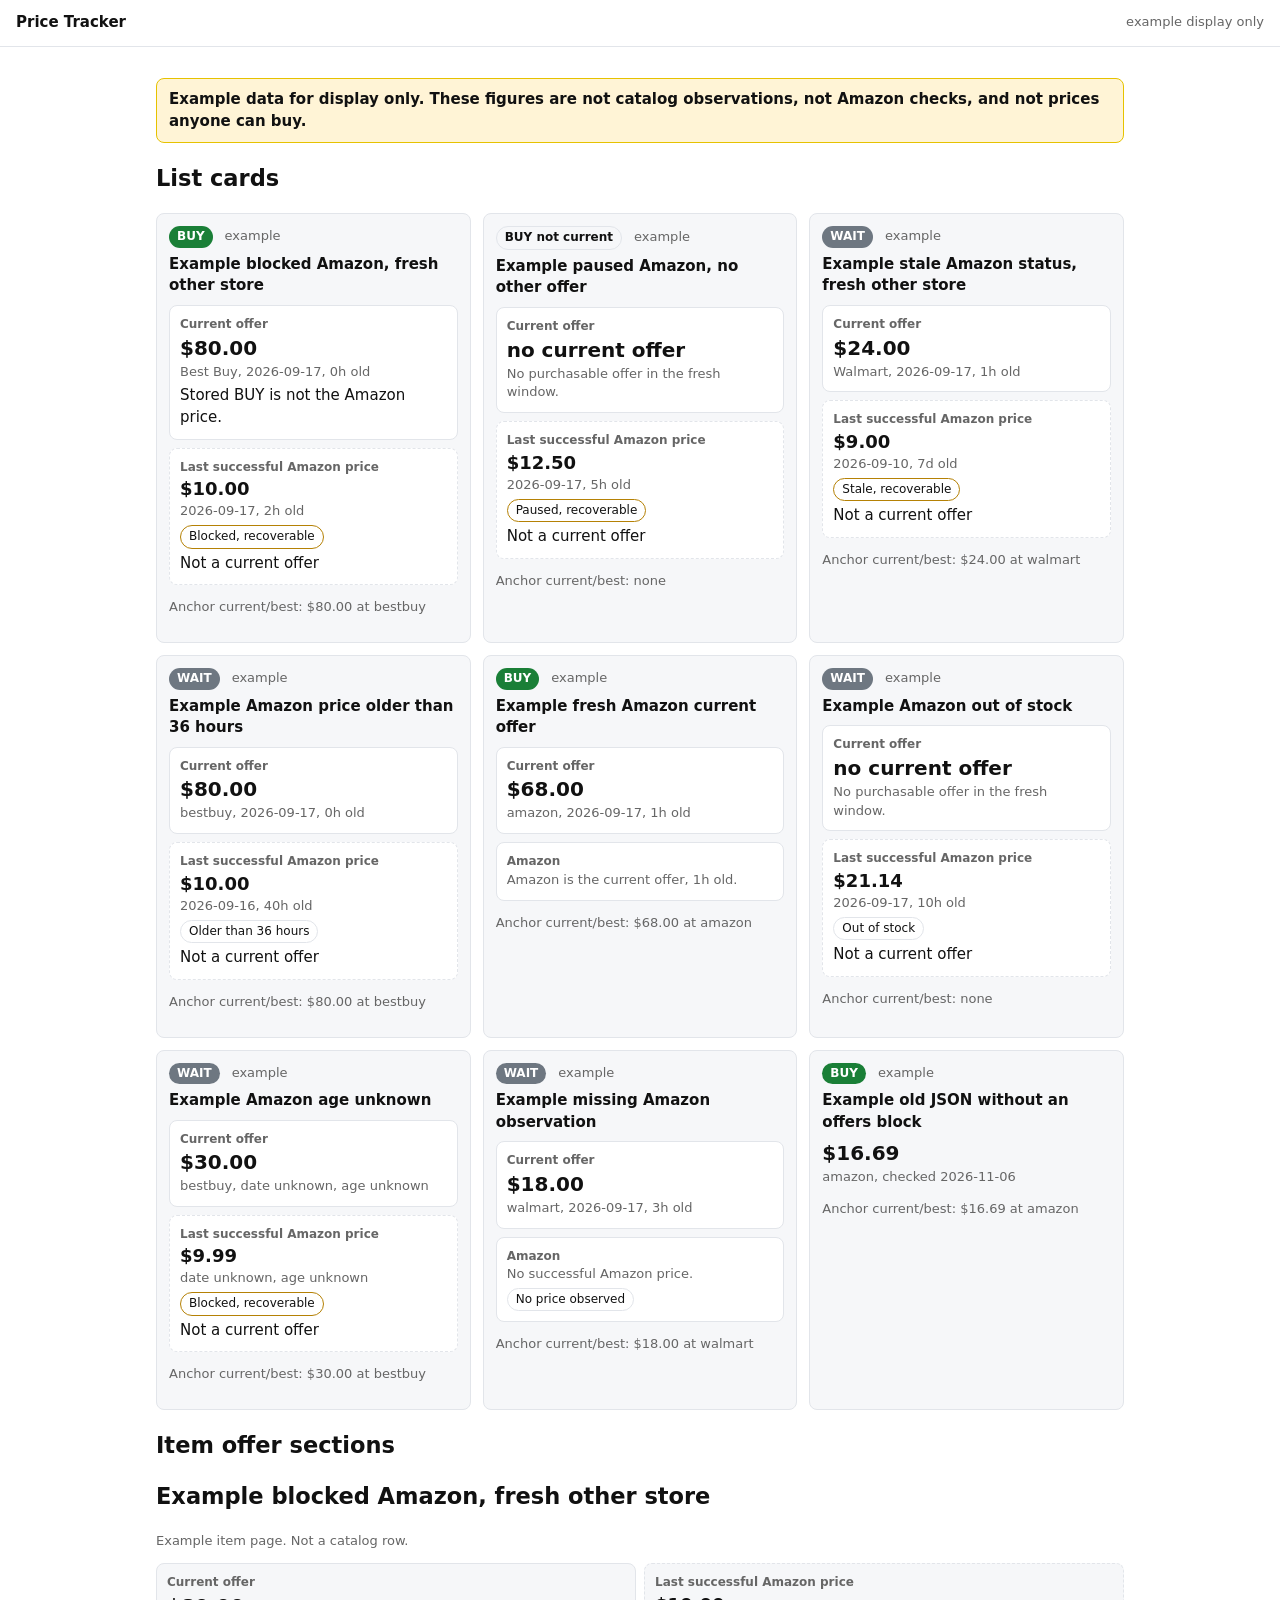
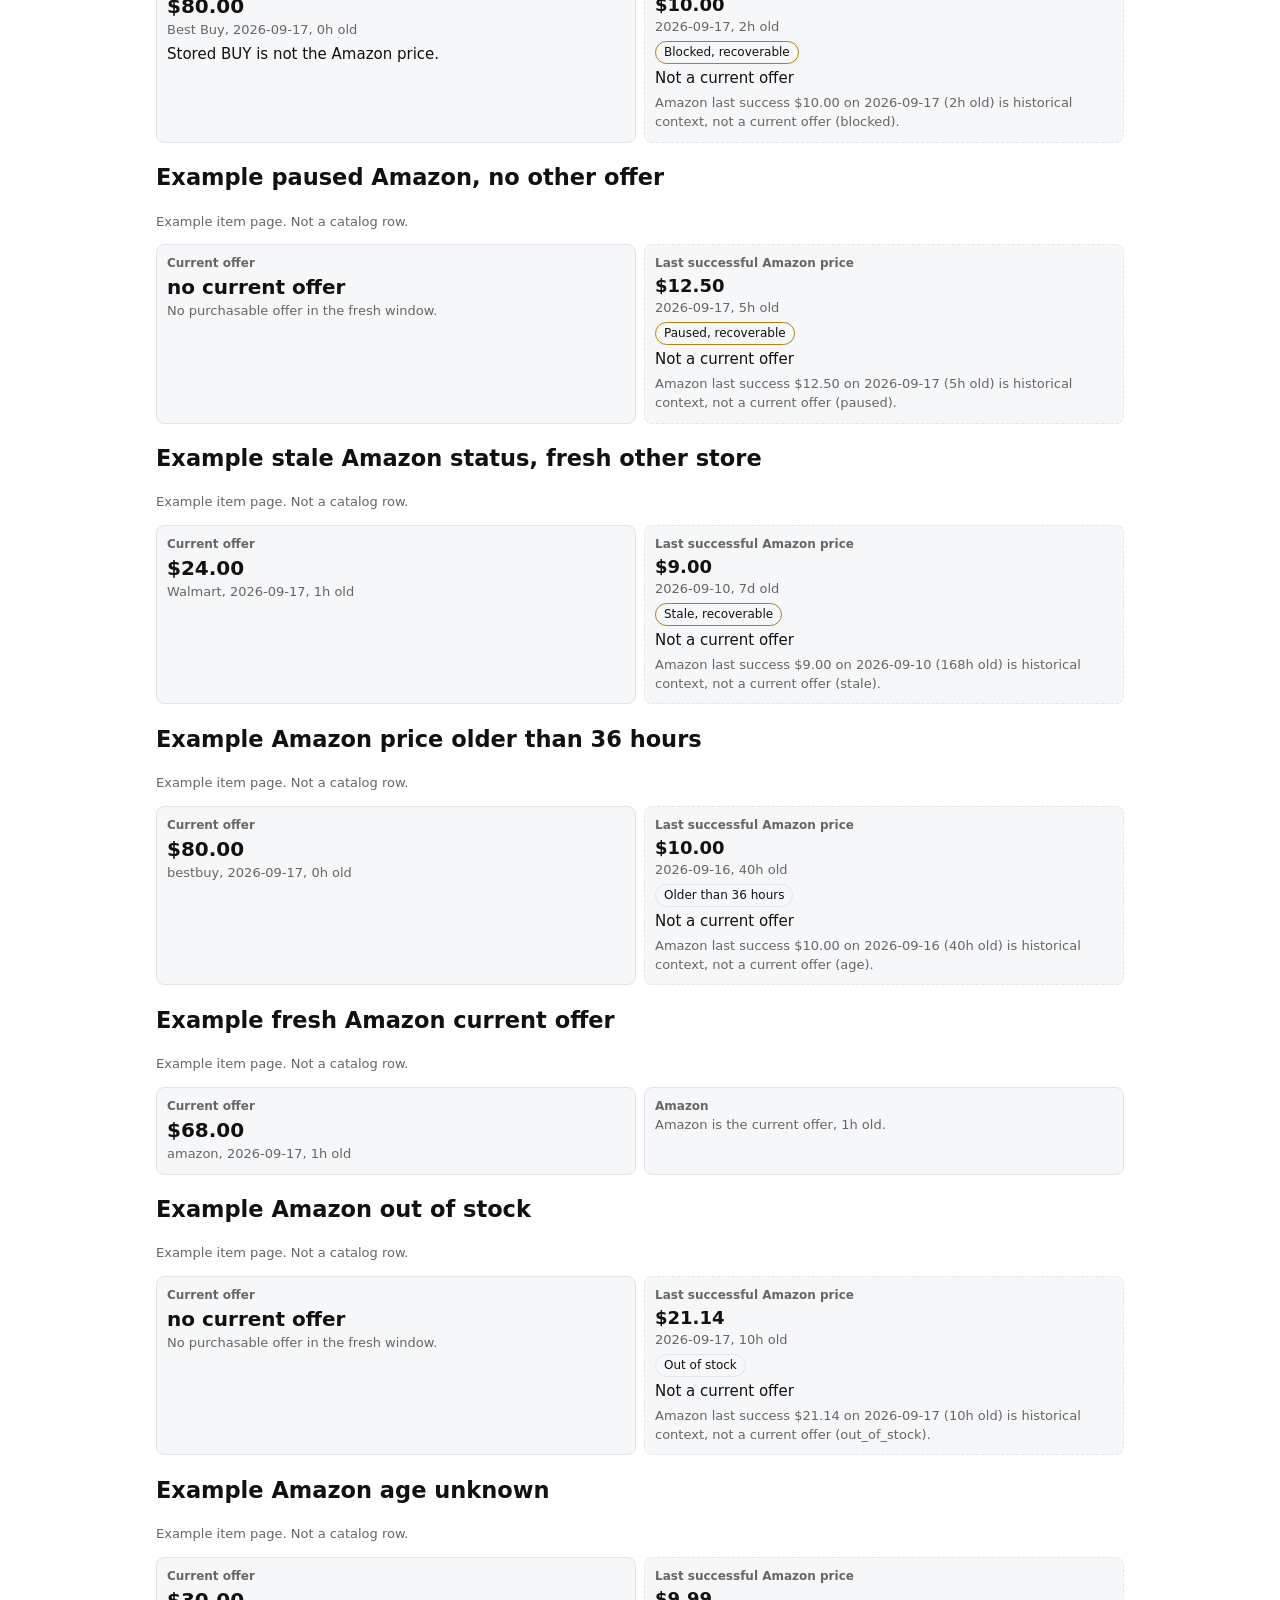
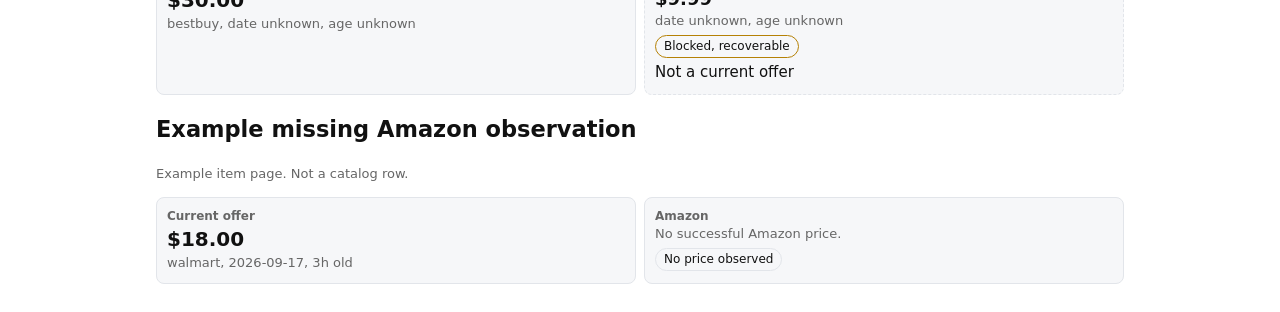
<file: fixtures/preview.html>
<!doctype html>
<html lang="en">
<head>
<meta charset="utf-8">
<meta name="viewport" content="width=device-width, initial-scale=1">
<title>Example offers (not catalog data)</title>
<link rel="stylesheet" href="../style.css">
</head>
<body>
<header>
  <span class="brand">Price Tracker</span>
  <span class="muted">example display only</span>
</header>
<main id="app">
  <p class="example-banner" role="note">Example data for display only. These figures are not catalog observations, not Amazon checks, and not prices anyone can buy.</p>
  <p class="muted">Loading example fixtures.</p>
</main>
<script src="../offer-display.js"></script>
<script>
fetch("example-offers.json", { cache: "no-store" })
  .then(function (res) { return res.json(); })
  .then(function (examples) {
    var cards = examples.map(function (ex) {
      var view = OfferDisplay.resolveView(ex);
      var anchor = OfferDisplay.anchorBestNow(ex);
      var anchorText = anchor ? OfferDisplay.money(anchor.price_usd) + " at " + anchor.store : "none";
      return (
        '<a class="card" href="#example-' + OfferDisplay.escapeHtml(ex.id) + '">' +
        '<div class="row">' + OfferDisplay.renderVerdictBadge(view.verdict, view) +
        ' <span class="muted">example</span></div>' +
        '<div style="margin:6px 0"><b>' + OfferDisplay.escapeHtml(ex.title) + '</b></div>' +
        OfferDisplay.renderPriceBlock(ex, { stores: ex.stores }) +
        '<p class="muted">Anchor current/best: ' + OfferDisplay.escapeHtml(anchorText) + '</p>' +
        '</a>'
      );
    }).join("");
    var details = examples.filter(function (ex) { return ex.offers; }).map(function (ex) {
      var view = OfferDisplay.resolveView(ex);
      return (
        '<article id="example-' + OfferDisplay.escapeHtml(ex.id) + '">' +
        '<h2>' + OfferDisplay.escapeHtml(ex.title) + '</h2>' +
        '<p class="muted">Example item page. Not a catalog row.</p>' +
        OfferDisplay.renderOfferSplit(view, { stores: ex.stores, compact: false }) +
        '</article>'
      );
    }).join("");
    document.getElementById("app").innerHTML =
      '<p class="example-banner" role="note">Example data for display only. These figures are not catalog observations, not Amazon checks, and not prices anyone can buy.</p>' +
      '<h2>List cards</h2><div class="grid">' + cards + '</div>' +
      '<h2>Item offer sections</h2>' + details;
  })
  .catch(function () {
    document.getElementById("app").innerHTML = '<p class="example-banner">Example fixtures failed to load.</p>';
  });
</script>
</body>
</html>
</file>
<file: style.css>
:root { --bg:#fff; --fg:#111; --muted:#666; --card:#f6f7f9; --line:#e2e5ea; --buy:#1a7f37; --watch:#b58105; --wait:#6e7781; }
@media (prefers-color-scheme: dark) { :root { --bg:#0d1117; --fg:#e6edf3; --muted:#8b949e; --card:#161b22; --line:#30363d; } }
* { box-sizing:border-box; }
body { margin:0; font:15px/1.45 -apple-system, system-ui, sans-serif; background:var(--bg); color:var(--fg); }
header { display:flex; justify-content:space-between; align-items:center; padding:12px 16px; border-bottom:1px solid var(--line); }
.brand { font-weight:700; color:var(--fg); text-decoration:none; }
main { max-width:1000px; margin:0 auto; padding:16px; }
.muted { color:var(--muted); font-size:13px; }
.tabs, .filters { display:flex; gap:8px; flex-wrap:wrap; margin:12px 0; align-items:center; }
button, .btn { font:inherit; padding:6px 12px; border:1px solid var(--line); background:var(--card); color:var(--fg); border-radius:6px; cursor:pointer; text-decoration:none; }
button.on { border-color:var(--fg); }
.grid { display:grid; grid-template-columns:repeat(auto-fill, minmax(280px, 1fr)); gap:12px; }
.card { background:var(--card); border:1px solid var(--line); border-radius:8px; padding:12px; color:var(--fg); text-decoration:none; display:block; }
.badge { display:inline-block; padding:2px 8px; border-radius:999px; color:#fff; font-size:12px; font-weight:600; }
.BUY { background:var(--buy); } .WATCH { background:var(--watch); } .WAIT { background:var(--wait); }
.price { font-size:20px; font-weight:700; }
.row { display:flex; gap:12px; flex-wrap:wrap; align-items:center; }
table { width:100%; border-collapse:collapse; margin:8px 0; } td, th { padding:6px 8px; border-bottom:1px solid var(--line); text-align:left; }
.chart { position:relative; height:360px; margin:12px 0; }
.anchors { display:grid; grid-template-columns:repeat(auto-fit, minmax(140px, 1fr)); gap:8px; margin:8px 0; }
.anchor { background:var(--card); border:1px solid var(--line); border-radius:6px; padding:8px; }
.anchor b { display:block; font-size:12px; color:var(--muted); }
.offer-split { margin:8px 0 12px; }
.offer-grid { display:grid; grid-template-columns:1fr; gap:8px; }
@media (min-width: 720px) {
  .offer-split.detail .offer-grid { grid-template-columns:1fr 1fr; }
}
.offer { background:var(--card); border:1px solid var(--line); border-radius:8px; padding:10px; min-width:0; overflow-wrap:anywhere; }
.card .offer { background:var(--bg); }
.offer .kicker, .offer .price, .offer .context-price, .offer .muted { display:block; }
.offer .kicker { font-size:12px; font-weight:600; color:var(--muted); }
.offer .context-price { font-size:18px; font-weight:700; }
.offer.is-historical { border-style:dashed; }
.offer .not-offer, .offer .sentence { display:block; margin-top:4px; }
.status-chip { display:inline-block; margin-top:4px; padding:2px 8px; border-radius:999px; border:1px solid var(--line); font-size:12px; }
.status-chip.recoverable { border-color:var(--watch); }
.badge.stored { background:transparent; color:var(--fg); border:1px solid var(--line); }
.table-wrap { overflow-x:auto; -webkit-overflow-scrolling:touch; }
.example-banner { background:#fff4d6; color:#111; border:1px solid #e6c200; padding:10px 12px; border-radius:8px; font-weight:600; }
</file>
